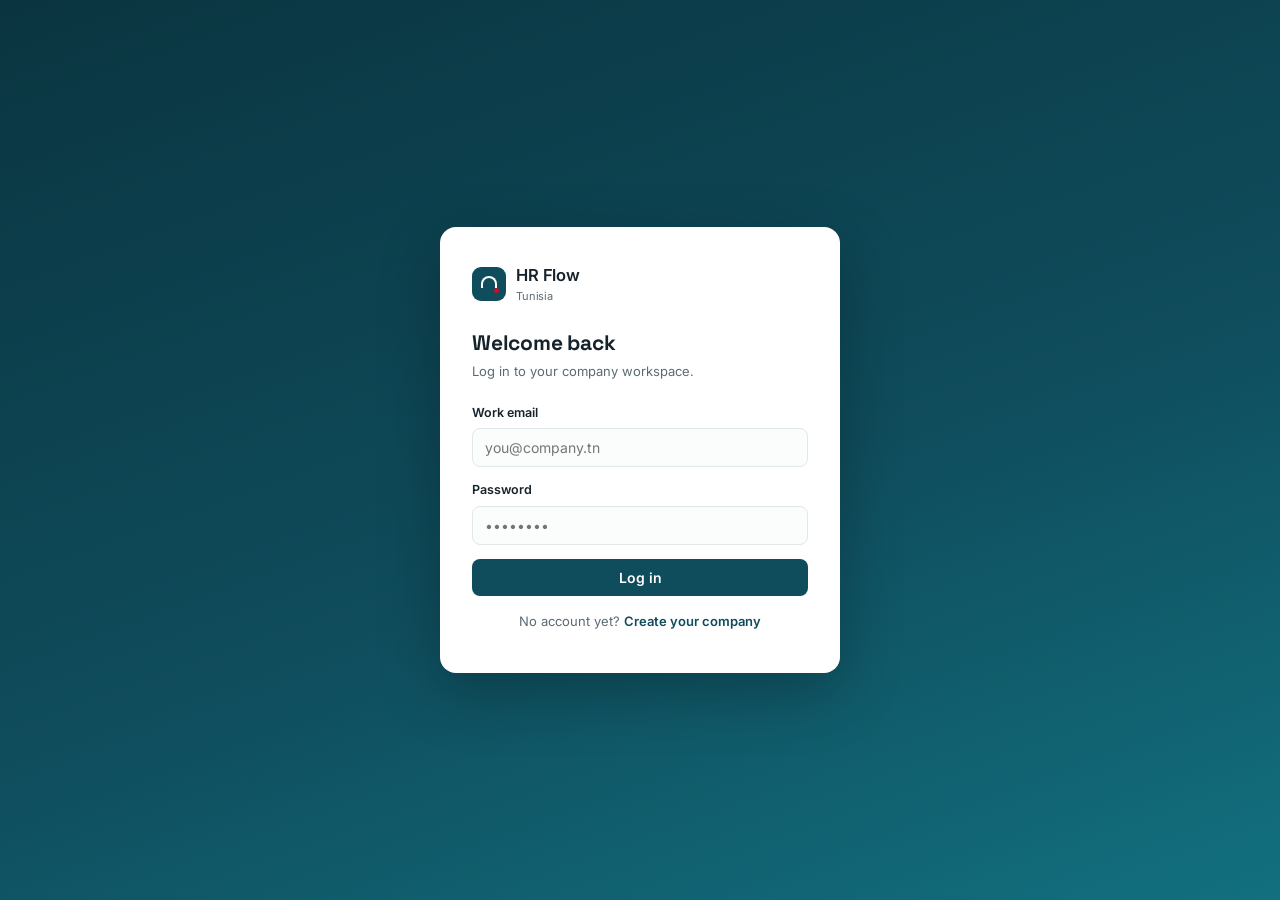
<file: docs/index.html>
<!DOCTYPE html>
<html lang="en">
<head>
<meta charset="UTF-8" />
<meta name="viewport" content="width=device-width, initial-scale=1.0" />
<link rel="icon" type="image/svg+xml" href="favicon.svg" />
<title>Log in — HR Flow Tunisia</title>
<link rel="preconnect" href="https://fonts.googleapis.com">
<link href="https://fonts.googleapis.com/css2?family=Inter:wght@400;500;600;700&family=Space+Grotesk:wght@500;600;700&display=swap" rel="stylesheet">
<link rel="stylesheet" href="css/style.css" />
</head>
<body>

<div class="auth-shell">
  <div class="auth-card">
    <div class="auth-brand">
      <div class="brand-mark"></div>
      <div class="brand-name">HR Flow<small>Tunisia</small></div>
    </div>
    <h1>Welcome back</h1>
    <p class="auth-sub">Log in to your company workspace.</p>

    <div class="auth-error" id="login-error"></div>

    <form id="login-form">
      <div class="field">
        <label for="email">Work email</label>
        <input type="email" id="email" required autocomplete="username" placeholder="you@company.tn" />
      </div>
      <div class="field">
        <label for="password">Password</label>
        <input type="password" id="password" required autocomplete="current-password" placeholder="••••••••" />
      </div>
      <button type="submit" class="btn btn-primary btn-block" id="login-btn">Log in</button>
    </form>

    <p class="auth-foot">No account yet? <a href="signup.html" style="color:var(--primary); font-weight:600;">Create your company</a></p>
  </div>
</div>

<script type="module" src="js/login.js"></script>
</body>
</html>
</file>
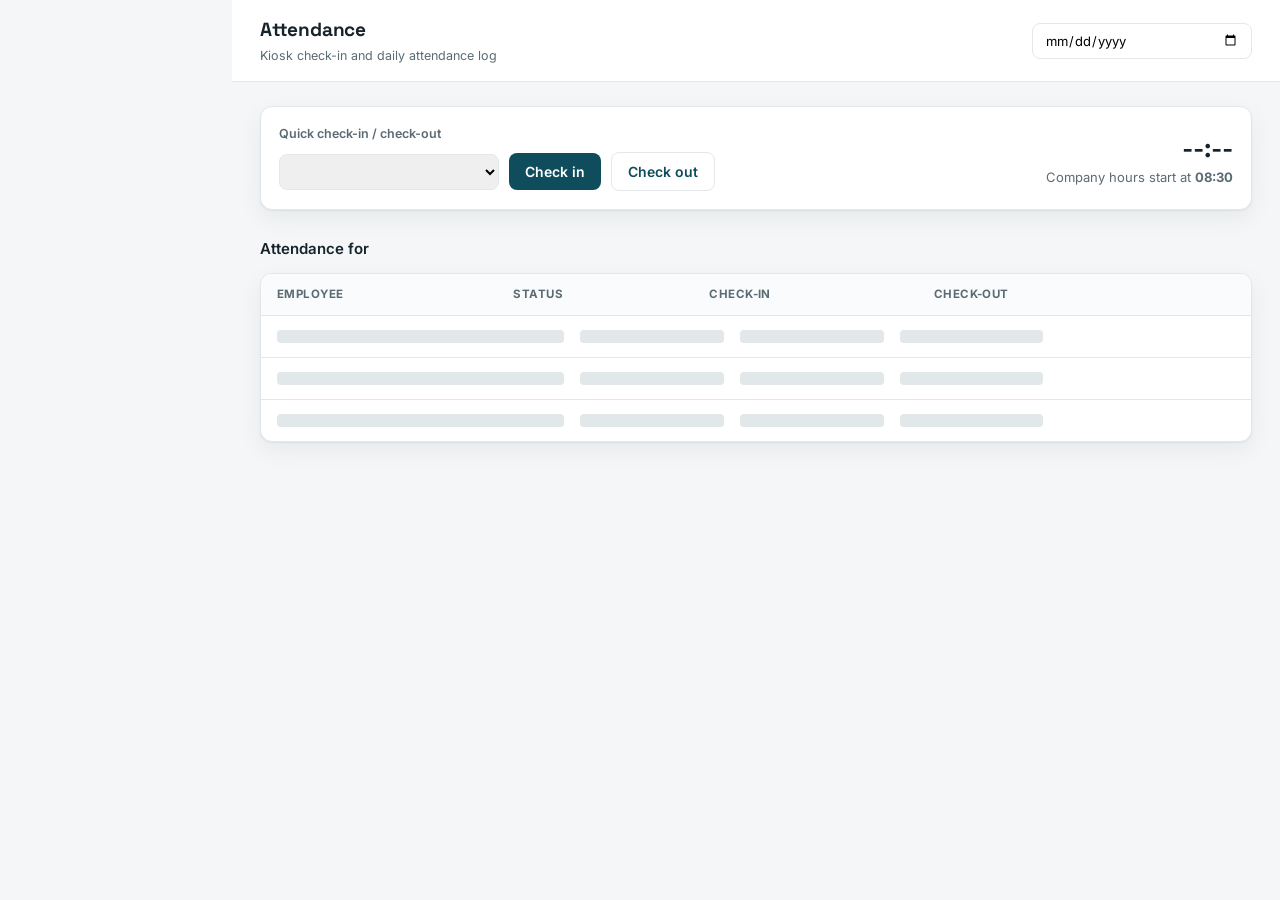
<file: docs/attendance.html>
<!DOCTYPE html>
<html lang="en">
<head>
<meta charset="UTF-8" />
<meta name="viewport" content="width=device-width, initial-scale=1.0" />
<link rel="icon" type="image/svg+xml" href="favicon.svg" />
<title>Attendance — HR Flow Tunisia</title>
<link rel="preconnect" href="https://fonts.googleapis.com">
<link href="https://fonts.googleapis.com/css2?family=Inter:wght@400;500;600;700&family=Space+Grotesk:wght@500;600;700&display=swap" rel="stylesheet">
<link rel="stylesheet" href="css/style.css" />
</head>
<body>

<div class="app-shell">
  <div id="sidebar-mount"></div>

  <div class="main">
    <div class="topbar">
      <div>
        <h1>Attendance</h1>
        <div class="sub">Kiosk check-in and daily attendance log</div>
      </div>
      <div class="topbar-actions">
        <input type="date" id="date-picker" class="search-input" />
      </div>
    </div>

    <div class="content">

      <div class="card checkin-card">
        <div>
          <div class="stat-label" style="margin-bottom:8px;">Quick check-in / check-out</div>
          <div class="flex gap-10">
            <select id="kiosk-employee" class="search-input" style="min-width:220px;"></select>
            <button class="btn btn-primary" id="kiosk-checkin">Check in</button>
            <button class="btn btn-ghost" id="kiosk-checkout">Check out</button>
          </div>
        </div>
        <div style="text-align:right;">
          <div class="checkin-time" id="clock">--:--</div>
          <div class="checkin-status">Company hours start at <strong id="work-start-label">08:30</strong></div>
        </div>
      </div>

      <div class="section-title">Attendance for <span id="selected-date-label"></span></div>
      <div class="table-wrap">
        <table class="stack-mobile">
          <thead>
            <tr><th>Employee</th><th>Status</th><th>Check-in</th><th>Check-out</th><th></th></tr>
          </thead>
          <tbody id="attendance-body">
            <tr><td colspan="5" style="padding:0;">
              <div class="skeleton-row"><div class="skeleton skeleton-text w-30"></div><div class="skeleton skeleton-text w-15"></div><div class="skeleton skeleton-text w-15"></div><div class="skeleton skeleton-text w-15"></div></div>
              <div class="skeleton-row"><div class="skeleton skeleton-text w-30"></div><div class="skeleton skeleton-text w-15"></div><div class="skeleton skeleton-text w-15"></div><div class="skeleton skeleton-text w-15"></div></div>
              <div class="skeleton-row"><div class="skeleton skeleton-text w-30"></div><div class="skeleton skeleton-text w-15"></div><div class="skeleton skeleton-text w-15"></div><div class="skeleton skeleton-text w-15"></div></div>
            </td></tr>
          </tbody>
        </table>
      </div>

    </div>
  </div>
</div>

<script type="module" src="js/attendance.js"></script>
</body>
</html>
</file>
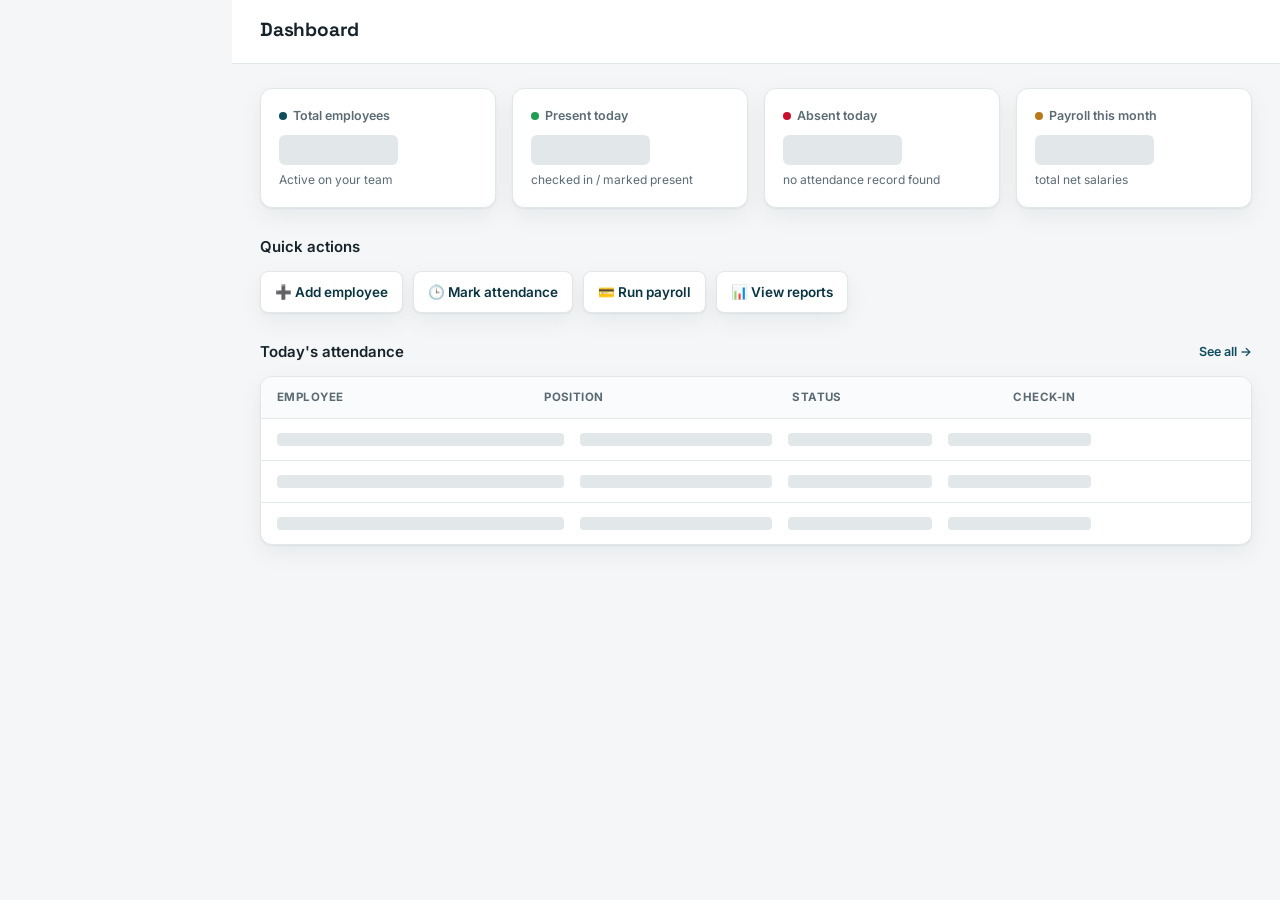
<file: docs/dashboard.html>
<!DOCTYPE html>
<html lang="en">
<head>
<meta charset="UTF-8" />
<meta name="viewport" content="width=device-width, initial-scale=1.0" />
<link rel="icon" type="image/svg+xml" href="favicon.svg" />
<title>Dashboard — HR Flow Tunisia</title>
<link rel="preconnect" href="https://fonts.googleapis.com">
<link href="https://fonts.googleapis.com/css2?family=Inter:wght@400;500;600;700&family=Space+Grotesk:wght@500;600;700&display=swap" rel="stylesheet">
<link rel="stylesheet" href="css/style.css" />
</head>
<body>

<div class="app-shell">
  <div id="sidebar-mount"></div>

  <div class="main">
    <div class="topbar">
      <div>
        <h1>Dashboard</h1>
        <div class="sub" id="today-label"></div>
      </div>
      <div class="topbar-actions">
        <span class="badge badge-muted" id="trial-badge" style="display:none;"></span>
      </div>
    </div>

    <div class="content">

      <div class="grid grid-4" id="stats-grid">
        <div class="card stat-card">
          <div class="stat-label"><span class="dot dot-primary"></span>Total employees</div>
          <div class="stat-value" id="stat-total"><div class="skeleton skeleton-stat-value"></div></div>
          <div class="stat-foot">Active on your team</div>
        </div>
        <div class="card stat-card">
          <div class="stat-label"><span class="dot dot-success"></span>Present today</div>
          <div class="stat-value" id="stat-present"><div class="skeleton skeleton-stat-value"></div></div>
          <div class="stat-foot" id="present-foot">checked in / marked present</div>
        </div>
        <div class="card stat-card">
          <div class="stat-label"><span class="dot dot-danger"></span>Absent today</div>
          <div class="stat-value" id="stat-absent"><div class="skeleton skeleton-stat-value"></div></div>
          <div class="stat-foot">no attendance record found</div>
        </div>
        <div class="card stat-card">
          <div class="stat-label"><span class="dot dot-warning"></span>Payroll this month</div>
          <div class="stat-value" id="stat-payroll"><div class="skeleton skeleton-stat-value"></div></div>
          <div class="stat-foot" id="payroll-foot">total net salaries</div>
        </div>
      </div>

      <div class="section-title">Quick actions</div>
      <div class="quick-actions">
        <a class="quick-action" href="employees.html">➕ Add employee</a>
        <a class="quick-action" href="attendance.html">🕒 Mark attendance</a>
        <a class="quick-action" href="payroll.html">💳 Run payroll</a>
        <a class="quick-action" href="reports.html">📊 View reports</a>
      </div>

      <div class="section-title">Today's attendance<a href="attendance.html" style="font-size:12.5px; color:var(--primary); font-weight:600;">See all →</a></div>
      <div class="table-wrap">
        <table>
          <thead>
            <tr><th>Employee</th><th>Position</th><th>Status</th><th>Check-in</th></tr>
          </thead>
          <tbody id="today-table-body">
            <tr><td colspan="4" style="padding:0;">
              <div class="skeleton-row"><div class="skeleton skeleton-text w-30"></div><div class="skeleton skeleton-text w-20"></div><div class="skeleton skeleton-text w-15"></div><div class="skeleton skeleton-text w-15"></div></div>
              <div class="skeleton-row"><div class="skeleton skeleton-text w-30"></div><div class="skeleton skeleton-text w-20"></div><div class="skeleton skeleton-text w-15"></div><div class="skeleton skeleton-text w-15"></div></div>
              <div class="skeleton-row"><div class="skeleton skeleton-text w-30"></div><div class="skeleton skeleton-text w-20"></div><div class="skeleton skeleton-text w-15"></div><div class="skeleton skeleton-text w-15"></div></div>
            </td></tr>
          </tbody>
        </table>
      </div>

    </div>
  </div>
</div>

<script type="module" src="js/dashboard.js"></script>
</body>
</html>
</file>
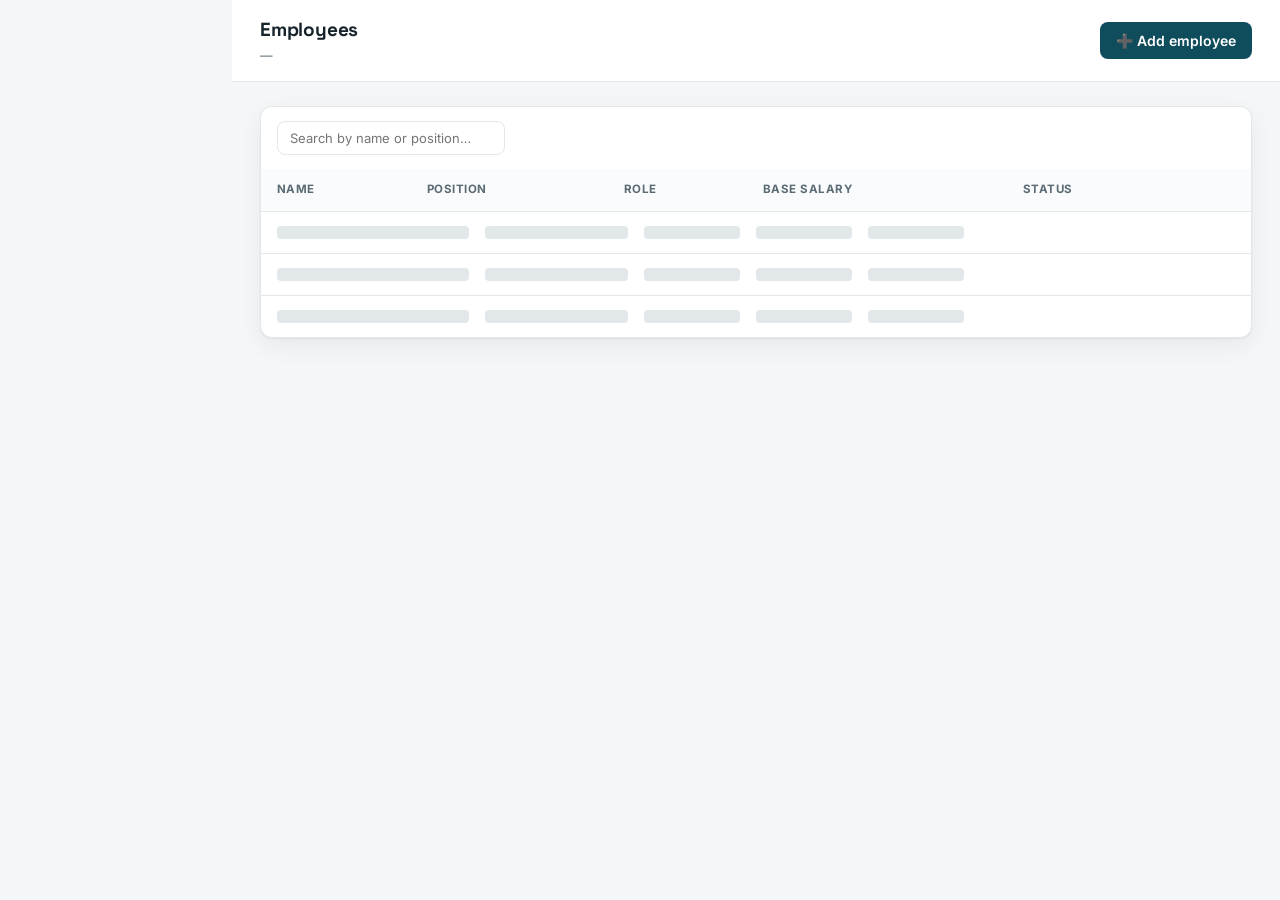
<file: docs/employees.html>
<!DOCTYPE html>
<html lang="en">
<head>
<meta charset="UTF-8" />
<meta name="viewport" content="width=device-width, initial-scale=1.0" />
<link rel="icon" type="image/svg+xml" href="favicon.svg" />
<title>Employees — HR Flow Tunisia</title>
<link rel="preconnect" href="https://fonts.googleapis.com">
<link href="https://fonts.googleapis.com/css2?family=Inter:wght@400;500;600;700&family=Space+Grotesk:wght@500;600;700&display=swap" rel="stylesheet">
<link rel="stylesheet" href="css/style.css" />
</head>
<body>

<div class="app-shell">
  <div id="sidebar-mount"></div>

  <div class="main">
    <div class="topbar">
      <div>
        <h1>Employees</h1>
        <div class="sub" id="count-label">—</div>
      </div>
      <div class="topbar-actions">
        <button class="btn btn-primary" id="add-employee-btn">➕ Add employee</button>
      </div>
    </div>

    <div class="content">
      <div class="table-wrap">
        <div class="table-toolbar">
          <input class="search-input" id="search-input" type="text" placeholder="Search by name or position…" />
          <span class="text-muted" style="font-size:12.5px;" id="filtered-count"></span>
        </div>
        <table class="stack-mobile">
          <thead>
            <tr><th>Name</th><th>Position</th><th>Role</th><th>Base salary</th><th>Status</th><th></th></tr>
          </thead>
          <tbody id="employees-body">
  <tr><td colspan="6" style="padding:0;">
    <div class="skeleton-row"><div class="skeleton skeleton-text w-20"></div><div class="skeleton skeleton-text w-15"></div><div class="skeleton skeleton-text w-10"></div><div class="skeleton skeleton-text w-10"></div><div class="skeleton skeleton-text w-10"></div></div>
    <div class="skeleton-row"><div class="skeleton skeleton-text w-20"></div><div class="skeleton skeleton-text w-15"></div><div class="skeleton skeleton-text w-10"></div><div class="skeleton skeleton-text w-10"></div><div class="skeleton skeleton-text w-10"></div></div>
    <div class="skeleton-row"><div class="skeleton skeleton-text w-20"></div><div class="skeleton skeleton-text w-15"></div><div class="skeleton skeleton-text w-10"></div><div class="skeleton skeleton-text w-10"></div><div class="skeleton skeleton-text w-10"></div></div>
  </td></tr>
</tbody>
        </table>
      </div>
    </div>
  </div>
</div>

<!-- Add / Edit modal -->
<div class="modal-backdrop" id="employee-modal">
  <div class="modal">
    <h2 id="modal-title">Add employee</h2>
    <p class="modal-sub">Basic info is enough to start — you can fine-tune salary anytime.</p>
    <form id="employee-form">
      <input type="hidden" id="emp-id" />
      <div class="field">
        <label for="emp-name">Full name</label>
        <input type="text" id="emp-name" required placeholder="e.g. Salma Trabelsi" />
      </div>
      <div class="form-row-2">
        <div class="field">
          <label for="emp-position">Position</label>
          <input type="text" id="emp-position" required placeholder="e.g. Sales Associate" />
        </div>
        <div class="field">
          <label for="emp-role">Role</label>
          <select id="emp-role">
            <option value="employee">Employee</option>
            <option value="admin">Admin</option>
          </select>
        </div>
      </div>
      <div class="form-row-2">
        <div class="field">
          <label for="emp-salary">Base salary (TND / month)</label>
          <input type="number" id="emp-salary" min="0" step="0.001" required placeholder="e.g. 900" />
        </div>
        <div class="field">
          <label for="emp-email">Email (optional)</label>
          <input type="email" id="emp-email" placeholder="employee@company.tn" />
        </div>
      </div>
      <div class="field">
        <label for="emp-status">Status</label>
        <select id="emp-status">
          <option value="true">Active</option>
          <option value="false">Inactive</option>
        </select>
      </div>
      <div class="modal-actions">
        <button type="button" class="btn btn-ghost" id="cancel-modal-btn">Cancel</button>
        <button type="submit" class="btn btn-primary" id="save-emp-btn">Save employee</button>
      </div>
    </form>
  </div>
</div>

<!-- Delete confirm -->
<div class="modal-backdrop" id="delete-modal">
  <div class="modal">
    <h2>Remove employee?</h2>
    <p class="modal-sub">This deletes their record. Attendance and payroll history stay in your reports, but they'll no longer appear in employee lists.</p>
    <div class="modal-actions">
      <button type="button" class="btn btn-ghost" id="cancel-delete-btn">Cancel</button>
      <button type="button" class="btn btn-danger" id="confirm-delete-btn">Remove</button>
    </div>
  </div>
</div>

<script type="module" src="js/employees.js"></script>
</body>
</html>
</file>
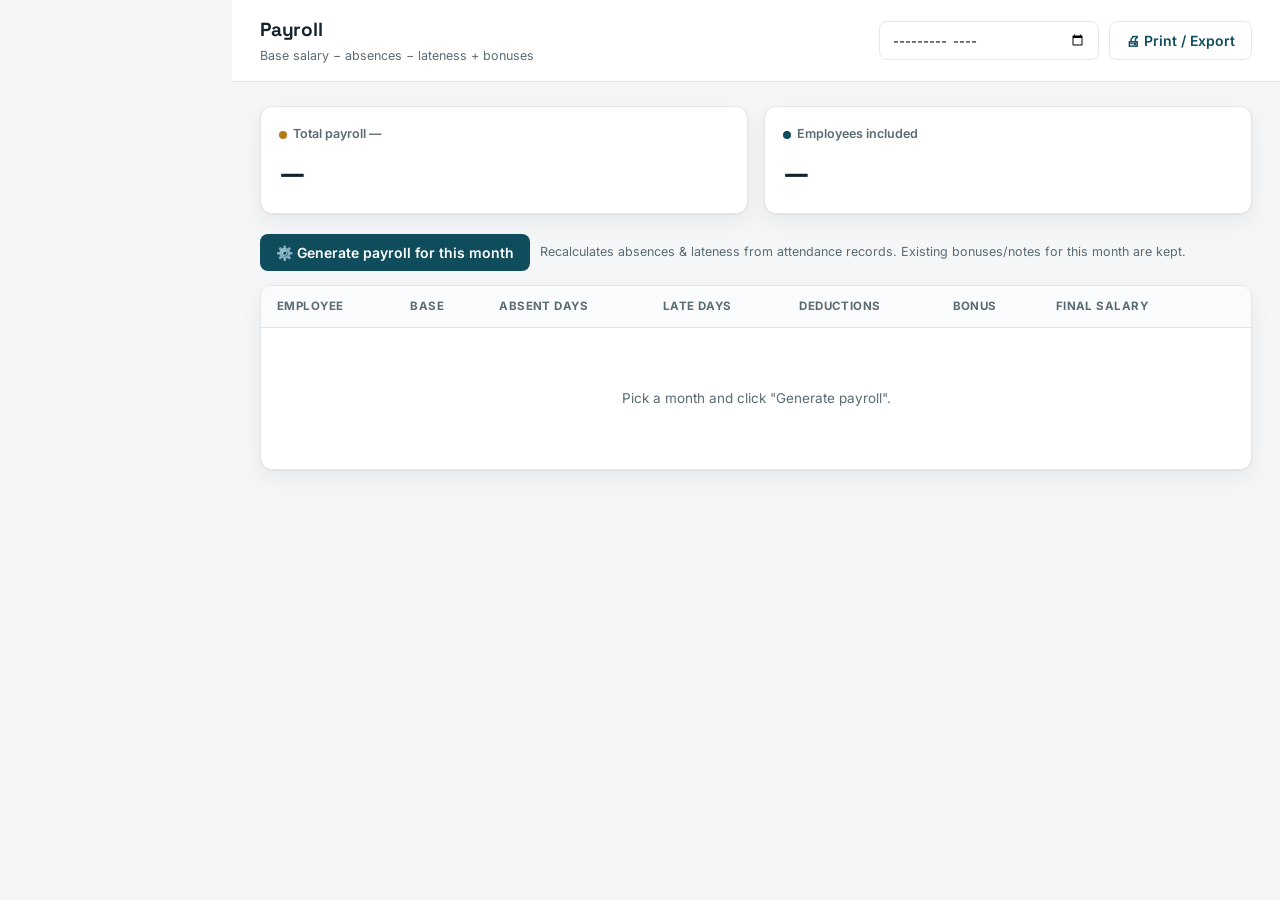
<file: docs/payroll.html>
<!DOCTYPE html>
<html lang="en">
<head>
<meta charset="UTF-8" />
<meta name="viewport" content="width=device-width, initial-scale=1.0" />
<link rel="icon" type="image/svg+xml" href="favicon.svg" />
<title>Payroll — HR Flow Tunisia</title>
<link rel="preconnect" href="https://fonts.googleapis.com">
<link href="https://fonts.googleapis.com/css2?family=Inter:wght@400;500;600;700&family=Space+Grotesk:wght@500;600;700&display=swap" rel="stylesheet">
<link rel="stylesheet" href="css/style.css" />
<style>
  @media print {
    .sidebar, .sidebar-toggle, .topbar-actions, .table-toolbar, .save-row-btn, .no-print { display: none !important; }
    .main { margin-left: 0 !important; }
    body { background: #fff; }
  }
</style>
</head>
<body>

<div class="app-shell">
  <div id="sidebar-mount"></div>

  <div class="main">
    <div class="topbar">
      <div>
        <h1>Payroll</h1>
        <div class="sub">Base salary − absences − lateness + bonuses</div>
      </div>
      <div class="topbar-actions">
        <input type="month" id="month-picker" class="search-input" />
        <button class="btn btn-ghost" id="print-btn">🖨 Print / Export</button>
      </div>
    </div>

    <div class="content">

      <div class="grid grid-2" style="margin-bottom:20px;">
        <div class="card stat-card">
          <div class="stat-label"><span class="dot dot-warning"></span>Total payroll — <span id="month-label"></span></div>
          <div class="stat-value" id="total-payroll">—</div>
        </div>
        <div class="card stat-card">
          <div class="stat-label"><span class="dot dot-primary"></span>Employees included</div>
          <div class="stat-value" id="total-count">—</div>
        </div>
      </div>

      <div class="flex gap-10 no-print" style="margin-bottom:14px;">
        <button class="btn btn-primary" id="generate-btn">⚙️ Generate payroll for this month</button>
        <span class="text-muted" style="font-size:12.5px;">Recalculates absences &amp; lateness from attendance records. Existing bonuses/notes for this month are kept.</span>
      </div>

      <div class="table-wrap">
        <table class="stack-mobile">
          <thead>
            <tr>
              <th>Employee</th><th>Base</th><th>Absent days</th><th>Late days</th>
              <th>Deductions</th><th>Bonus</th><th>Final salary</th><th class="no-print"></th>
            </tr>
          </thead>
          <tbody id="payroll-body">
            <tr><td colspan="8"><div class="empty-state">Pick a month and click "Generate payroll".</div></td></tr>
          </tbody>
        </table>
      </div>

    </div>
  </div>
</div>

<script type="module" src="js/payroll.js"></script>
</body>
</html>
</file>
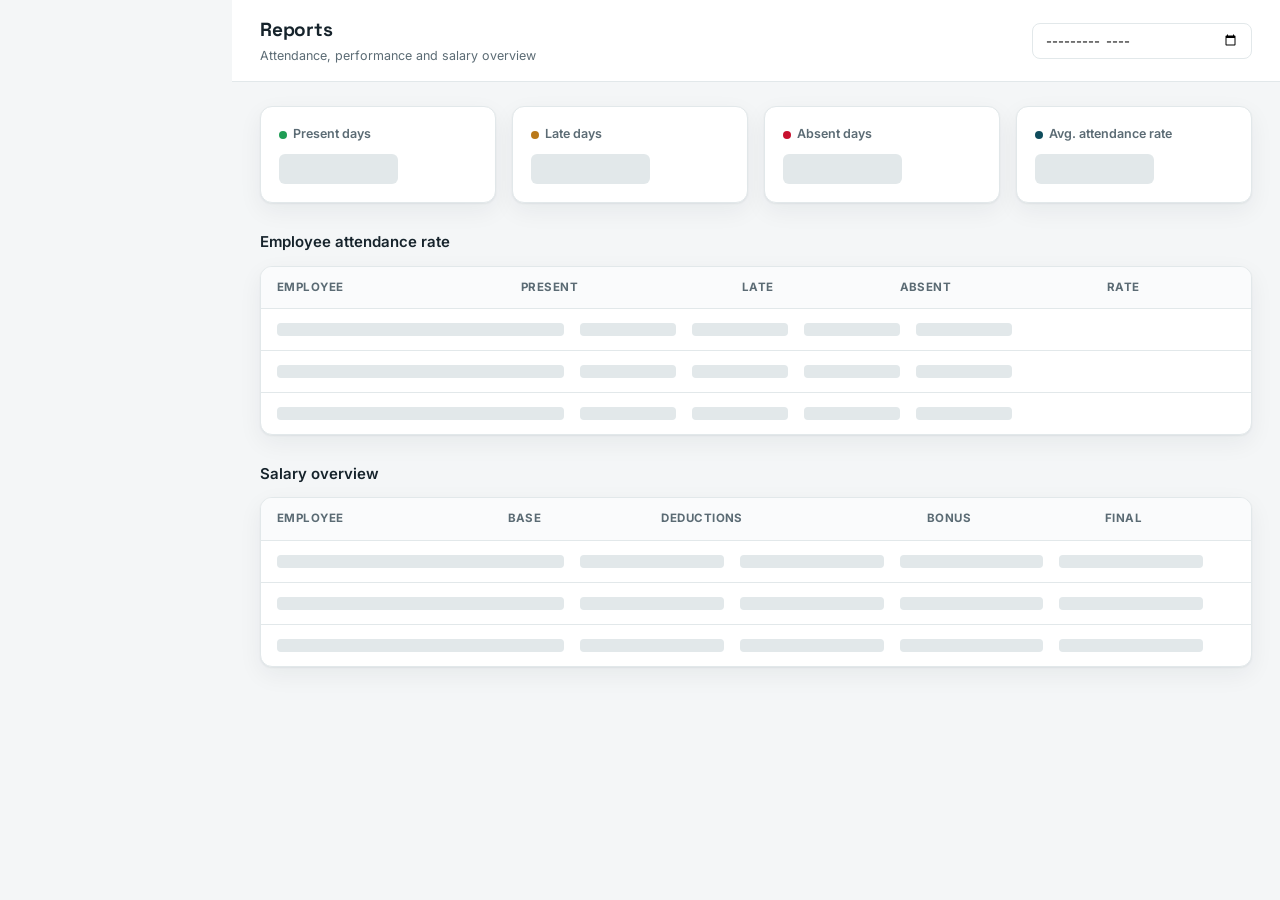
<file: docs/reports.html>
<!DOCTYPE html>
<html lang="en">
<head>
<meta charset="UTF-8" />
<meta name="viewport" content="width=device-width, initial-scale=1.0" />
<link rel="icon" type="image/svg+xml" href="favicon.svg" />
<title>Reports — HR Flow Tunisia</title>
<link rel="preconnect" href="https://fonts.googleapis.com">
<link href="https://fonts.googleapis.com/css2?family=Inter:wght@400;500;600;700&family=Space+Grotesk:wght@500;600;700&display=swap" rel="stylesheet">
<link rel="stylesheet" href="css/style.css" />
</head>
<body>

<div class="app-shell">
  <div id="sidebar-mount"></div>

  <div class="main">
    <div class="topbar">
      <div>
        <h1>Reports</h1>
        <div class="sub">Attendance, performance and salary overview</div>
      </div>
      <div class="topbar-actions">
        <input type="month" id="month-picker" class="search-input" />
      </div>
    </div>

    <div class="content">

      <div class="grid grid-4">
        <div class="card stat-card">
          <div class="stat-label"><span class="dot dot-success"></span>Present days</div>
          <div class="stat-value" id="stat-present-days"><div class="skeleton skeleton-stat-value"></div></div>
        </div>
        <div class="card stat-card">
          <div class="stat-label"><span class="dot dot-warning"></span>Late days</div>
          <div class="stat-value" id="stat-late-days"><div class="skeleton skeleton-stat-value"></div></div>
        </div>
        <div class="card stat-card">
          <div class="stat-label"><span class="dot dot-danger"></span>Absent days</div>
          <div class="stat-value" id="stat-absent-days"><div class="skeleton skeleton-stat-value"></div></div>
        </div>
        <div class="card stat-card">
          <div class="stat-label"><span class="dot dot-primary"></span>Avg. attendance rate</div>
          <div class="stat-value" id="stat-avg-rate"><div class="skeleton skeleton-stat-value"></div></div>
        </div>
      </div>

      <div class="section-title">Employee attendance rate</div>
      <div class="table-wrap">
        <table class="stack-mobile">
          <thead><tr><th>Employee</th><th>Present</th><th>Late</th><th>Absent</th><th>Rate</th></tr></thead>
          <tbody id="performance-body">
            <tr><td colspan="5" style="padding:0;">
              <div class="skeleton-row"><div class="skeleton skeleton-text w-30"></div><div class="skeleton skeleton-text w-10"></div><div class="skeleton skeleton-text w-10"></div><div class="skeleton skeleton-text w-10"></div><div class="skeleton skeleton-text w-10"></div></div>
              <div class="skeleton-row"><div class="skeleton skeleton-text w-30"></div><div class="skeleton skeleton-text w-10"></div><div class="skeleton skeleton-text w-10"></div><div class="skeleton skeleton-text w-10"></div><div class="skeleton skeleton-text w-10"></div></div>
              <div class="skeleton-row"><div class="skeleton skeleton-text w-30"></div><div class="skeleton skeleton-text w-10"></div><div class="skeleton skeleton-text w-10"></div><div class="skeleton skeleton-text w-10"></div><div class="skeleton skeleton-text w-10"></div></div>
            </td></tr>
          </tbody>
        </table>
      </div>

      <div class="section-title">Salary overview</div>
      <div class="table-wrap">
        <table class="stack-mobile">
          <thead><tr><th>Employee</th><th>Base</th><th>Deductions</th><th>Bonus</th><th>Final</th></tr></thead>
          <tbody id="salary-body">
            <tr><td colspan="5" style="padding:0;">
              <div class="skeleton-row"><div class="skeleton skeleton-text w-30"></div><div class="skeleton skeleton-text w-15"></div><div class="skeleton skeleton-text w-15"></div><div class="skeleton skeleton-text w-15"></div><div class="skeleton skeleton-text w-15"></div></div>
              <div class="skeleton-row"><div class="skeleton skeleton-text w-30"></div><div class="skeleton skeleton-text w-15"></div><div class="skeleton skeleton-text w-15"></div><div class="skeleton skeleton-text w-15"></div><div class="skeleton skeleton-text w-15"></div></div>
              <div class="skeleton-row"><div class="skeleton skeleton-text w-30"></div><div class="skeleton skeleton-text w-15"></div><div class="skeleton skeleton-text w-15"></div><div class="skeleton skeleton-text w-15"></div><div class="skeleton skeleton-text w-15"></div></div>
            </td></tr>
          </tbody>
        </table>
      </div>

    </div>
  </div>
</div>

<script type="module" src="js/reports.js"></script>
</body>
</html>
</file>
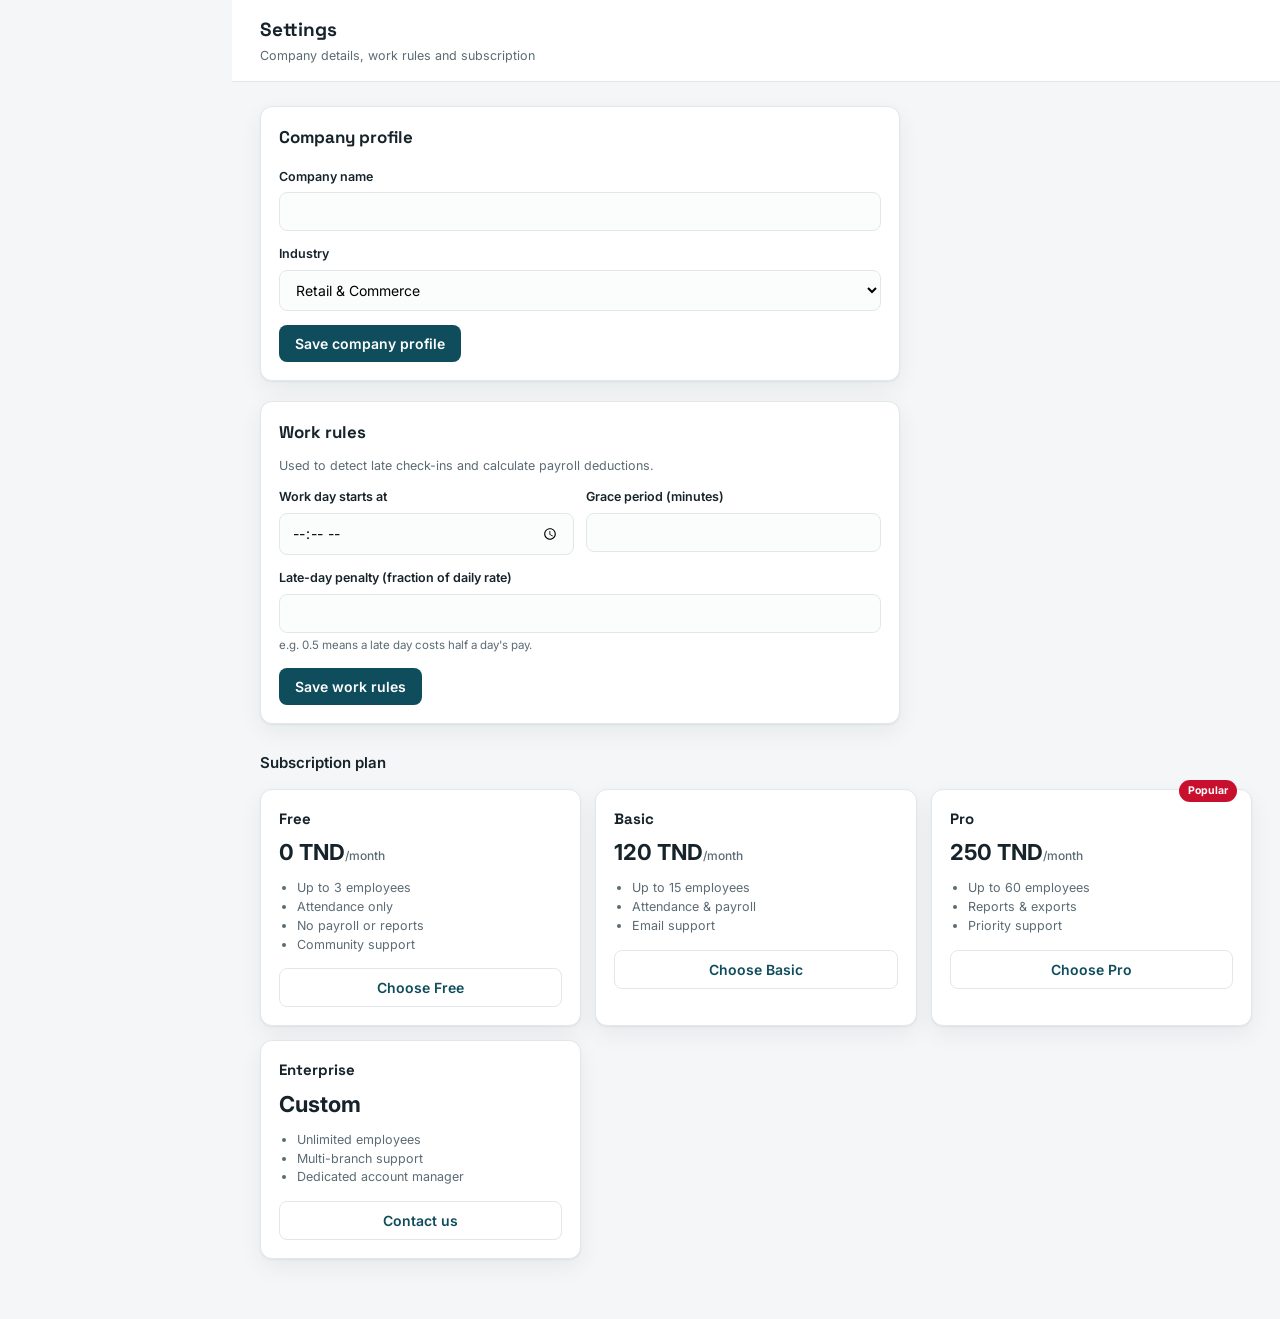
<file: docs/settings.html>
<!DOCTYPE html>
  <html lang="en">
  <head>
  <meta charset="UTF-8" />
  <meta name="viewport" content="width=device-width, initial-scale=1.0" />
  <link rel="icon" type="image/svg+xml" href="favicon.svg" />
  <title>Settings — HR Flow Tunisia</title>
  <link rel="preconnect" href="https://fonts.googleapis.com">
  <link href="https://fonts.googleapis.com/css2?family=Inter:wght@400;500;600;700&family=Space+Grotesk:wght@500;600;700&display=swap" rel="stylesheet">
  <link rel="stylesheet" href="css/style.css" />
  </head>
  <body>

  <div class="app-shell">
    <div id="sidebar-mount"></div>

    <div class="main">
      <div class="topbar">
        <div>
          <h1>Settings</h1>
          <div class="sub">Company details, work rules and subscription</div>
        </div>
      </div>

      <div class="content">

        <div class="card" style="max-width:640px;">
          <h3 style="margin-top:0;">Company profile</h3>
          <form id="company-form">
            <div class="field">
              <label for="company-name">Company name</label>
              <input type="text" id="company-name" required />
            </div>
            <div class="field">
              <label for="industry">Industry</label>
              <select id="industry">
                <option>Retail & Commerce</option>
                <option>Manufacturing</option>
                <option>Textiles</option>
                <option>Construction & BTP</option>
                <option>Technology & IT</option>
                <option>Hospitality & Tourism</option>
                <option>Agriculture</option>
                <option>Healthcare</option>
                <option>Other Services</option>
              </select>
            </div>
            <button type="submit" class="btn btn-primary" id="save-company-btn">Save company profile</button>
          </form>
        </div>

        <div class="card" style="max-width:640px; margin-top:20px;">
          <h3 style="margin-top:0;">Work rules</h3>
          <p class="text-muted" style="font-size:12.5px; margin-top:-6px;">Used to detect late check-ins and calculate payroll deductions.</p>
          <form id="rules-form">
            <div class="form-row-2">
              <div class="field">
                <label for="work-start">Work day starts at</label>
                <input type="time" id="work-start" required />
              </div>
              <div class="field">
                <label for="grace-minutes">Grace period (minutes)</label>
                <input type="number" id="grace-minutes" min="0" step="1" required />
              </div>
            </div>
            <div class="field">
              <label for="late-penalty">Late-day penalty (fraction of daily rate)</label>
              <input type="number" id="late-penalty" min="0" max="1" step="0.05" required />
              <div class="field-hint">e.g. 0.5 means a late day costs half a day's pay.</div>
            </div>
            <button type="submit" class="btn btn-primary" id="save-rules-btn">Save work rules</button>
          </form>
        </div>

        <div class="section-title">Subscription plan</div>
        <div class="plan-grid">
          <div class="card plan-card" id="plan-free">
            <h3>Free</h3>
            <div class="plan-price">0 TND<span>/month</span></div>
            <ul><li>Up to 3 employees</li><li>Attendance only</li><li>No payroll or reports</li><li>Community support</li></ul>
            <button class="btn btn-ghost btn-block plan-select-btn" data-plan="free" style="margin-top:14px;">Choose Free</button>
          </div>
          <div class="card plan-card" id="plan-basic">
            <h3>Basic</h3>
            <div class="plan-price">120 TND<span>/month</span></div>
            <ul><li>Up to 15 employees</li><li>Attendance &amp; payroll</li><li>Email support</li></ul>
            <button class="btn btn-ghost btn-block plan-select-btn" data-plan="basic" style="margin-top:14px;">Choose Basic</button>
          </div>
          <div class="card plan-card" id="plan-pro">
            <span class="plan-tag">Popular</span>
            <h3>Pro</h3>
            <div class="plan-price">250 TND<span>/month</span></div>
            <ul><li>Up to 60 employees</li><li>Reports &amp; exports</li><li>Priority support</li></ul>
            <button class="btn btn-ghost btn-block plan-select-btn" data-plan="pro" style="margin-top:14px;">Choose Pro</button>
          </div>
          <div class="card plan-card" id="plan-enterprise">
            <h3>Enterprise</h3>
            <div class="plan-price">Custom</div>
            <ul><li>Unlimited employees</li><li>Multi-branch support</li><li>Dedicated account manager</li></ul>
            <button class="btn btn-ghost btn-block plan-select-btn" data-plan="enterprise" style="margin-top:14px;">Contact us</button>
          </div>
        </div>

      </div>
    </div>
  </div>

  <!-- Upgrade request modal (placeholder — no real payment yet) -->
  <div class="modal-backdrop" id="upgrade-modal">
    <div class="modal">
      <h2 id="upgrade-modal-title">Request upgrade</h2>
      <p class="modal-sub">Leave your details and we'll reach out to set up payment and activate your plan.</p>
      <form id="upgrade-form">
        <div class="field">
          <label for="upgrade-name">Your name</label>
          <input type="text" id="upgrade-name" required placeholder="e.g. Aziz Ben Mansour" />
        </div>
        <div class="field">
          <label for="upgrade-phone">Phone number</label>
          <input type="tel" id="upgrade-phone" required placeholder="e.g. 20 123 456" />
        </div>
        <div class="field">
          <label for="upgrade-email">Email</label>
          <input type="email" id="upgrade-email" required placeholder="you@company.tn" />
        </div>
        <div class="modal-actions">
          <button type="button" class="btn btn-ghost" id="cancel-upgrade-btn">Cancel</button>
          <button type="submit" class="btn btn-primary" id="submit-upgrade-btn">Request upgrade</button>
        </div>
      </form>
    </div>
  </div>

  <script type="module" src="js/settings.js"></script>
  </body>
  </html>
</file>
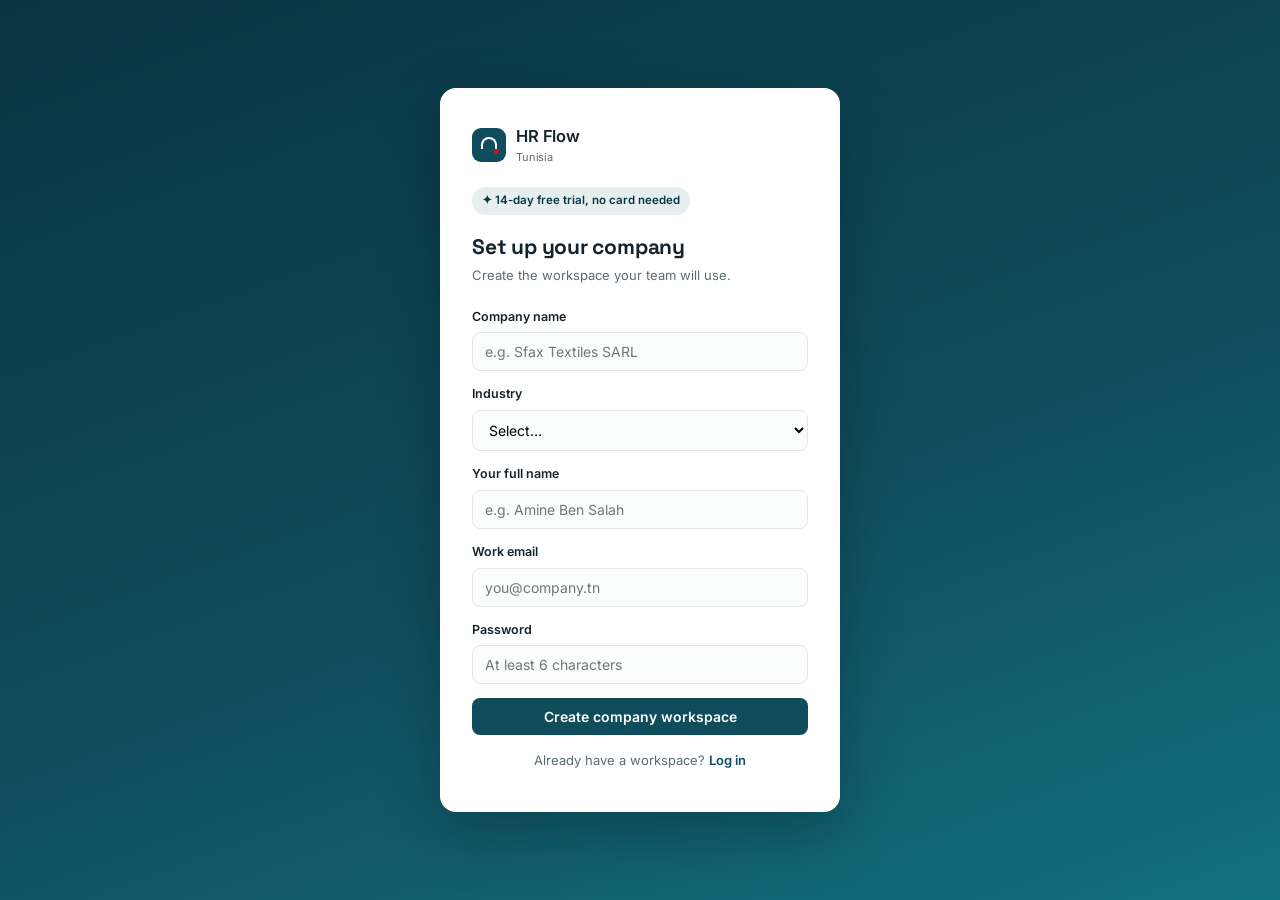
<file: docs/signup.html>
<!DOCTYPE html>
<html lang="en">
<head>
<meta charset="UTF-8" />
<meta name="viewport" content="width=device-width, initial-scale=1.0" />
<link rel="icon" type="image/svg+xml" href="favicon.svg" />
<title>Create your company — HR Flow Tunisia</title>
<link rel="preconnect" href="https://fonts.googleapis.com">
<link href="https://fonts.googleapis.com/css2?family=Inter:wght@400;500;600;700&family=Space+Grotesk:wght@500;600;700&display=swap" rel="stylesheet">
<link rel="stylesheet" href="css/style.css" />
</head>
<body>

<div class="auth-shell">
  <div class="auth-card">
    <div class="auth-brand">
      <div class="brand-mark"></div>
      <div class="brand-name">HR Flow<small>Tunisia</small></div>
    </div>
    <span class="trial-chip">✦ 14-day free trial, no card needed</span>
    <h1>Set up your company</h1>
    <p class="auth-sub">Create the workspace your team will use.</p>

    <div class="auth-error" id="signup-error"></div>

    <form id="signup-form">
      <div class="field">
        <label for="company-name">Company name</label>
        <input type="text" id="company-name" required placeholder="e.g. Sfax Textiles SARL" />
      </div>
      <div class="field">
        <label for="industry">Industry</label>
        <select id="industry" required>
          <option value="">Select…</option>
          <option>Retail & Commerce</option>
          <option>Manufacturing</option>
          <option>Textiles</option>
          <option>Construction & BTP</option>
          <option>Technology & IT</option>
          <option>Hospitality & Tourism</option>
          <option>Agriculture</option>
          <option>Healthcare</option>
          <option>Other Services</option>
        </select>
      </div>
      <div class="field">
        <label for="admin-name">Your full name</label>
        <input type="text" id="admin-name" required placeholder="e.g. Amine Ben Salah" />
      </div>
      <div class="field">
        <label for="email">Work email</label>
        <input type="email" id="email" required autocomplete="username" placeholder="you@company.tn" />
      </div>
      <div class="field">
        <label for="password">Password</label>
        <input type="password" id="password" required minlength="6" autocomplete="new-password" placeholder="At least 6 characters" />
      </div>
      <button type="submit" class="btn btn-primary btn-block" id="signup-btn">Create company workspace</button>
    </form>

    <p class="auth-foot">Already have a workspace? <a href="index.html" style="color:var(--primary); font-weight:600;">Log in</a></p>
  </div>
</div>

<script type="module" src="js/signup.js"></script>
</body>
</html>
</file>
<file: docs/css/style.css>
/* ============================================================
   HR Flow Tunisia — Design System
   Palette: deep teal-navy (professional, Mediterranean) with a
   single red accent used sparingly (a quiet nod to the flag,
   never literal). Space Grotesk carries numbers/headings —
   this is a numbers-first product — Inter carries everything
   people read at length.
   ============================================================ */

:root {
  --bg: #f4f6f7;
  --surface: #ffffff;
  --ink: #16232b;
  --ink-soft: #5b6b74;
  --border: #e2e8ea;
  --primary: #0f4c5c;
  --primary-dark: #0a3540;
  --primary-soft: #e6eef0;
  --accent: #c8102e;
  --accent-soft: #fbe7ea;
  --success: #1f9d55;
  --success-soft: #e6f6ec;
  --warning: #b9791a;
  --warning-soft: #fdf1de;
  --danger: #c8102e;
  --danger-soft: #fbe7ea;
  --radius: 12px;
  --radius-sm: 8px;
  --shadow: 0 1px 2px rgba(16, 35, 43, 0.06), 0 8px 24px rgba(16, 35, 43, 0.06);
  --sidebar-w: 232px;
}
/* ---------- Skeleton loading ---------- */
@keyframes skeleton-pulse {
  0%, 100% { opacity: 1; }
  50% { opacity: 0.55; }
}

.skeleton {
  background: #e2e8ea;
  border-radius: 6px;
  animation: skeleton-pulse 1.4s ease-in-out infinite;
}

.skeleton-row {
  display: flex;
  align-items: center;
  gap: 16px;
  padding: 14px 16px;
  border-bottom: 1px solid var(--border);
}
.skeleton-row:last-child { border-bottom: none; }

.skeleton-text { height: 13px; border-radius: 4px; }
.skeleton-text.w-30 { width: 30%; }
.skeleton-text.w-20 { width: 20%; }
.skeleton-text.w-15 { width: 15%; }
.skeleton-text.w-10 { width: 10%; }

.skeleton-stat-value { height: 30px; width: 60%; margin-top: 4px; }
.skeleton-stat-label { height: 12px; width: 50%; }

@media (max-width: 780px) {
  .skeleton-row { flex-direction: column; align-items: stretch; gap: 8px; }
  .skeleton-text.w-30, .skeleton-text.w-20, .skeleton-text.w-15, .skeleton-text.w-10 { width: 70%; }
}

* { box-sizing: border-box; }
html, body { margin: 0; padding: 0; }

body {
  background: var(--bg);
  color: var(--ink);
  font-family: "Inter", -apple-system, BlinkMacSystemFont, "Segoe UI", sans-serif;
  font-size: 14.5px;
  line-height: 1.5;
  -webkit-font-smoothing: antialiased;
}

h1, h2, h3, .num, .brand-mark, .stat-value {
  font-family: "Space Grotesk", "Inter", sans-serif;
}

a { color: inherit; text-decoration: none; }
button { font-family: inherit; cursor: pointer; }
input, select, textarea { font-family: inherit; }

::selection { background: var(--primary-soft); }

/* ---------- Auth pages ---------- */
.auth-shell {
  min-height: 100vh;
  display: grid;
  place-items: center;
  background: linear-gradient(160deg, var(--primary-dark) 0%, var(--primary) 55%, #12707f 100%);
  padding: 24px;
}

.auth-card {
  width: 100%;
  max-width: 400px;
  background: var(--surface);
  border-radius: 16px;
  box-shadow: 0 20px 60px rgba(0,0,0,0.25);
  padding: 36px 32px 28px;
}

.auth-brand {
  display: flex;
  align-items: center;
  gap: 10px;
  margin-bottom: 22px;
}

.brand-mark {
  width: 34px; height: 34px;
  border-radius: 9px;
  background: var(--primary);
  position: relative;
  flex-shrink: 0;
}
.brand-mark::before {
  content: "";
  position: absolute; inset: 9px 9px 13px 9px;
  border: 2px solid #fff;
  border-bottom: none;
  border-radius: 12px 12px 0 0;
}
.brand-mark::after {
  content: "";
  position: absolute;
  width: 5px; height: 5px;
  border-radius: 50%;
  background: var(--accent);
  right: 7px; bottom: 8px;
}

.brand-name { font-weight: 600; font-size: 16.5px; letter-spacing: -0.01em; }
.brand-name small { display: block; font-weight: 400; font-size: 11px; color: var(--ink-soft); font-family: "Inter"; }

.auth-card h1 { font-size: 21px; margin: 0 0 4px; letter-spacing: -0.01em; }
.auth-sub { color: var(--ink-soft); font-size: 13px; margin: 0 0 22px; }

.field { margin-bottom: 14px; }
.field label { display: block; font-size: 12.5px; font-weight: 600; margin-bottom: 6px; color: var(--ink); }
.field input, .field select {
  width: 100%;
  padding: 10px 12px;
  border: 1.5px solid var(--border);
  border-radius: var(--radius-sm);
  font-size: 14px;
  background: #fbfcfc;
  transition: border-color .15s;
}
.field input:focus, .field select:focus {
  outline: none;
  border-color: var(--primary);
  background: #fff;
}
.field-hint { font-size: 11.5px; color: var(--ink-soft); margin-top: 4px; }

.btn {
  display: inline-flex; align-items: center; justify-content: center; gap: 6px;
  border: none; border-radius: var(--radius-sm);
  padding: 10px 16px; font-size: 14px; font-weight: 600;
  transition: transform .05s, opacity .15s, background .15s;
}
.btn:active { transform: scale(0.98); }
.btn-primary { background: var(--primary); color: #fff; }
.btn-primary:hover { background: var(--primary-dark); }
.btn-block { width: 100%; }
.btn-ghost { background: transparent; color: var(--primary); border: 1.5px solid var(--border); }
.btn-ghost:hover { border-color: var(--primary); }
.btn-danger { background: var(--danger-soft); color: var(--danger); }
.btn-danger:hover { background: #f6c9d0; }
.btn-sm { padding: 6px 10px; font-size: 12.5px; border-radius: 7px; }
.btn:disabled { opacity: .55; cursor: not-allowed; }

.auth-foot { text-align: center; margin-top: 16px; font-size: 13px; color: var(--ink-soft); }
.auth-error {
  background: var(--danger-soft); color: var(--danger);
  font-size: 12.5px; padding: 9px 11px; border-radius: 8px; margin-bottom: 14px;
  display: none;
}
.auth-error.show { display: block; }

.trial-chip {
  display: inline-flex; align-items: center; gap: 6px;
  background: var(--primary-soft); color: var(--primary-dark);
  font-size: 11.5px; font-weight: 600; padding: 5px 10px; border-radius: 20px;
  margin-bottom: 16px;
}

/* ---------- App shell ---------- */
.app-shell { display: flex; min-height: 100vh; }

.sidebar {
  width: var(--sidebar-w); flex-shrink: 0;
  background: var(--primary-dark);
  color: #dce8ea;
  display: flex; flex-direction: column;
  position: fixed; top: 0; bottom: 0; left: 0;
  z-index: 40;
  transition: transform .2s ease;
}

.sidebar-overlay {
  display: none;
  position: fixed; inset: 0;
  background: rgba(10, 25, 32, 0.45);
  z-index: 39;
}
.sidebar-overlay.open { display: block; }

.sidebar-brand {
  display: flex; align-items: center; gap: 10px;
  padding: 18px 18px 16px;
}
.sidebar-brand .brand-mark { background: rgba(255,255,255,0.12); }
.sidebar-brand .brand-mark::before { border-color: #fff; }
.sidebar-brand .brand-name { color: #fff; }
.sidebar-brand .brand-name small { color: #8fa8ad; }

.sidebar-company {
  padding: 0 18px 14px;
  font-size: 12px; color: #9fb6ba;
  border-bottom: 1px solid rgba(255,255,255,0.08);
  margin-bottom: 10px;
  padding-bottom: 16px;
}
.sidebar-company strong { display: block; color: #fff; font-size: 13.5px; font-weight: 600; margin-bottom: 2px; }

.nav-list { list-style: none; margin: 0; padding: 0 10px; flex: 1; }
.nav-list li { margin-bottom: 2px; }
.nav-link {
  display: flex; align-items: center; gap: 10px;
  padding: 9px 12px; border-radius: 8px;
  color: #b9cdd0; font-size: 13.5px; font-weight: 500;
  transition: background .15s, color .15s;
}
.nav-link svg { width: 17px; height: 17px; flex-shrink: 0; opacity: .85; }
.nav-link:hover { background: rgba(255,255,255,0.06); color: #fff; }
.nav-link.active { background: var(--accent); color: #fff; }
.nav-link.active svg { opacity: 1; }

.sidebar-foot {
  padding: 12px 10px 16px; border-top: 1px solid rgba(255,255,255,0.08);
}
.user-chip { display: flex; align-items: center; gap: 8px; padding: 8px 8px; }
.user-avatar {
  width: 30px; height: 30px; border-radius: 50%;
  background: var(--accent); color: #fff; font-weight: 700; font-size: 12.5px;
  display: grid; place-items: center; flex-shrink: 0;
}
.user-meta { min-width: 0; }
.user-meta .name { font-size: 13px; font-weight: 600; color: #fff; white-space: nowrap; overflow: hidden; text-overflow: ellipsis; }
.user-meta .role { font-size: 11px; color: #8fa8ad; text-transform: capitalize; }
.logout-btn {
  width: 100%; margin-top: 6px; background: transparent; border: 1px solid rgba(255,255,255,0.15);
  color: #dce8ea; padding: 7px; border-radius: 8px; font-size: 12.5px; font-weight: 600;
}
.logout-btn:hover { background: rgba(255,255,255,0.08); }

.sidebar-toggle {
  display: none;
  position: fixed; top: 14px; left: 14px; z-index: 50;
  width: 38px; height: 38px; border-radius: 9px;
  background: var(--primary-dark); color: #fff; border: none;
  align-items: center; justify-content: center;
}

.main {
  margin-left: var(--sidebar-w);
  flex: 1; min-width: 0;
  display: flex; flex-direction: column;
}

.topbar {
  background: var(--surface); border-bottom: 1px solid var(--border);
  padding: 16px 28px; display: flex; align-items: center; justify-content: space-between;
  position: sticky; top: 0; z-index: 20;
}
.topbar h1 { font-size: 19px; margin: 0; letter-spacing: -0.01em; }
.topbar .sub { font-size: 12.5px; color: var(--ink-soft); margin-top: 2px; }
.topbar-actions { display: flex; gap: 10px; }

.content { padding: 24px 28px 60px; flex: 1; }

/* ---------- Cards / stats ---------- */
.grid { display: grid; gap: 16px; }
.grid-4 { grid-template-columns: repeat(4, 1fr); }
.grid-2 { grid-template-columns: repeat(2, 1fr); }

.card {
  background: var(--surface); border: 1px solid var(--border);
  border-radius: var(--radius); padding: 18px; box-shadow: var(--shadow);
}

.stat-card { display: flex; flex-direction: column; gap: 6px; }
.stat-label { font-size: 12.5px; color: var(--ink-soft); font-weight: 600; display: flex; align-items: center; gap: 6px; }
.stat-value { font-size: 30px; font-weight: 600; letter-spacing: -0.02em; }
.stat-foot { font-size: 12px; color: var(--ink-soft); }
.dot { width: 8px; height: 8px; border-radius: 50%; display: inline-block; }
.dot-success { background: var(--success); }
.dot-danger { background: var(--danger); }
.dot-primary { background: var(--primary); }
.dot-warning { background: var(--warning); }

.section-title { font-size: 15px; font-weight: 600; margin: 28px 0 12px; display: flex; align-items: center; justify-content: space-between; }

.quick-actions { display: flex; gap: 10px; flex-wrap: wrap; }
.quick-action {
  display: flex; align-items: center; gap: 8px;
  background: var(--surface); border: 1px solid var(--border); border-radius: var(--radius-sm);
  padding: 10px 14px; font-size: 13.5px; font-weight: 600; color: var(--primary-dark);
  box-shadow: var(--shadow);
}
.quick-action:hover { border-color: var(--primary); }

/* ---------- Tables ---------- */
.table-wrap { background: var(--surface); border: 1px solid var(--border); border-radius: var(--radius); overflow: hidden; box-shadow: var(--shadow); }
table { width: 100%; border-collapse: collapse; font-size: 13.5px; }
thead th {
  text-align: left; padding: 12px 16px; font-size: 11.5px; text-transform: uppercase;
  letter-spacing: 0.04em; color: var(--ink-soft); background: #fafbfc; border-bottom: 1px solid var(--border);
  font-weight: 700;
}
tbody td { padding: 12px 16px; border-bottom: 1px solid var(--border); vertical-align: middle; }
tbody tr:last-child td { border-bottom: none; }
tbody tr:hover { background: #fafcfc; }
.cell-strong { font-weight: 600; }
.cell-muted { color: var(--ink-soft); }
.table-toolbar { display: flex; justify-content: space-between; align-items: center; padding: 14px 16px; gap: 10px; flex-wrap: wrap; }
.search-input { padding: 8px 12px; border: 1.5px solid var(--border); border-radius: 8px; font-size: 13px; min-width: 220px; }
.row-actions { display: flex; gap: 6px; }
.icon-btn {
  width: 30px; height: 30px; border-radius: 7px; border: 1px solid var(--border); background: #fff;
  display: grid; place-items: center; color: var(--ink-soft);
}
.icon-btn:hover { border-color: var(--primary); color: var(--primary); }
.icon-btn.danger:hover { border-color: var(--danger); color: var(--danger); }

.badge { display: inline-flex; align-items: center; gap: 5px; padding: 3px 9px; border-radius: 20px; font-size: 11.5px; font-weight: 700; }
.badge-success { background: var(--success-soft); color: var(--success); }
.badge-danger { background: var(--danger-soft); color: var(--danger); }
.badge-warning { background: var(--warning-soft); color: var(--warning); }
.badge-muted { background: var(--primary-soft); color: var(--primary-dark); }

.empty-state { text-align: center; padding: 48px 20px; color: var(--ink-soft); }
.empty-state .em-icon { font-size: 30px; margin-bottom: 10px; }
.empty-state h3 { color: var(--ink); margin: 0 0 6px; font-size: 15px; }
.empty-state p { margin: 0 0 16px; font-size: 13px; }

/* ---------- Modal ---------- */
.modal-backdrop {
  position: fixed; inset: 0; background: rgba(10, 25, 32, 0.5);
  display: none; align-items: center; justify-content: center; z-index: 100; padding: 20px;
}
.modal-backdrop.open { display: flex; }
.modal {
  background: #fff; border-radius: 14px; width: 100%; max-width: 440px;
  padding: 24px; max-height: 90vh; overflow-y: auto;
}
.modal h2 { margin: 0 0 4px; font-size: 17px; }
.modal .modal-sub { color: var(--ink-soft); font-size: 12.5px; margin: 0 0 18px; }
.modal-actions { display: flex; gap: 10px; margin-top: 20px; }
.modal-actions .btn { flex: 1; }
.form-row-2 { display: grid; grid-template-columns: 1fr 1fr; gap: 12px; }

.toast {
  position: fixed; bottom: 24px; right: 24px; background: var(--ink);
  color: #fff; padding: 12px 18px; border-radius: 10px; font-size: 13.5px;
  box-shadow: var(--shadow); z-index: 200; opacity: 0; transform: translateY(8px);
  transition: opacity .2s, transform .2s;
}
.toast.show { opacity: 1; transform: translateY(0); }
.toast.error { background: var(--danger); }
.toast.success { background: var(--success); }

/* ---------- Plan badge (settings) ---------- */
.plan-grid { display: grid; grid-template-columns: repeat(3, 1fr); gap: 14px; margin-top: 14px; }
.plan-card { border: 1.5px solid var(--border); border-radius: var(--radius); padding: 18px; position: relative; }
.plan-card.current { border-color: var(--primary); background: var(--primary-soft); }
.plan-card h3 { margin: 0 0 4px; font-size: 15px; }
.plan-price { font-size: 22px; font-weight: 700; margin: 6px 0; }
.plan-price span { font-size: 12px; font-weight: 500; color: var(--ink-soft); }
.plan-card ul { margin: 10px 0 0; padding-left: 18px; font-size: 12.5px; color: var(--ink-soft); }
.plan-tag { position: absolute; top: -10px; right: 14px; background: var(--accent); color: #fff; font-size: 10.5px; font-weight: 700; padding: 3px 9px; border-radius: 12px; }

/* ---------- Attendance check-in widget ---------- */
.checkin-card { display: flex; align-items: center; justify-content: space-between; gap: 16px; flex-wrap: wrap; }
.checkin-status { font-size: 13px; color: var(--ink-soft); }
.checkin-time { font-family: "Space Grotesk"; font-size: 26px; font-weight: 600; }

/* ---------- Utility ---------- */
.flex { display: flex; align-items: center; }
.gap-8 { gap: 8px; } .gap-10 { gap: 10px; } .gap-16 { gap: 16px; }
.mt-0 { margin-top: 0; } .mb-0 { margin-bottom: 0; }
.text-muted { color: var(--ink-soft); }
.w-full { width: 100%; }
.hidden { display: none !important; }

/* ---------- Responsive ---------- */
@media (max-width: 980px) {
  .grid-4 { grid-template-columns: repeat(2, 1fr); }
  .plan-grid { grid-template-columns: 1fr; }
}

@media (max-width: 780px) {
  .sidebar { transform: translateX(-100%); }
  .sidebar.open { transform: translateX(0); }
  .sidebar-toggle { display: flex; }
  .main { margin-left: 0; }
  .topbar { padding: 14px 16px 14px 62px; }
  .content { padding: 16px; }
  .grid-4, .grid-2 { grid-template-columns: 1fr; }
  .form-row-2 { grid-template-columns: 1fr; }
  .field input, .field select, .search-input {
    font-size: 16px;
  }

  /* ---- Tables become stacked cards ---- */
  .table-wrap { overflow-x: visible; }
  table.stack-mobile thead { display: none; }
  table.stack-mobile, table.stack-mobile tbody, table.stack-mobile tr, table.stack-mobile td {
    display: block; width: 100%;
  }
  table.stack-mobile tr {
    padding: 14px 16px;
    border-bottom: 8px solid var(--bg);
  }
  table.stack-mobile tr:last-child { border-bottom: none; }
  table.stack-mobile td {
    display: flex;
    justify-content: space-between;
    align-items: center;
    padding: 7px 0;
    border-bottom: none;
    text-align: right;
  }
  table.stack-mobile td::before {
    content: attr(data-label);
    font-size: 11px;
    font-weight: 700;
    text-transform: uppercase;
    letter-spacing: 0.03em;
    color: var(--ink-soft);
    text-align: left;
  }
  table.stack-mobile td[data-label=""]::before,
  table.stack-mobile td:not([data-label])::before {
    content: none;
  }
  table.stack-mobile .row-actions { justify-content: flex-end; width: 100%; }
  table.stack-mobile .empty-state { text-align: center; }
  table.stack-mobile td:has(.empty-state) {
    display: block;
    text-align: center;
  }

  /* Cells containing form controls stack label-above-input instead of side-by-side */
  table.stack-mobile td:has(select),
  table.stack-mobile td:has(input) {
    flex-direction: column;
    align-items: stretch;
    gap: 6px;
  }
  table.stack-mobile td:has(select)::before,
  table.stack-mobile td:has(input)::before {
    text-align: left;
  }
  table.stack-mobile select,
  table.stack-mobile input {
    width: 100% !important;
  }

  /* Tables not yet converted still get horizontal scroll as fallback */
  table:not(.stack-mobile) { min-width: 640px; }
  .table-wrap:has(table:not(.stack-mobile)) { overflow-x: auto; }
}

@media (max-width: 480px) {
  .auth-card { padding: 28px 20px 22px; }
  .stat-value { font-size: 24px; }
  .content { padding: 14px; }
  .quick-actions { flex-direction: column; }
  .quick-action { width: 100%; justify-content: flex-start; }
  .topbar { flex-wrap: wrap; gap: 8px; }
  .checkin-card { flex-direction: column; align-items: flex-start; }
  .modal { padding: 18px; }
  .table-toolbar { flex-direction: column; align-items: stretch; }
  .search-input { min-width: 0; width: 100%; }
  .icon-btn { width: 36px; height: 36px; }
}

@media (prefers-reduced-motion: reduce) {
  * { transition: none !important; animation: none !important; }
}
</file>
